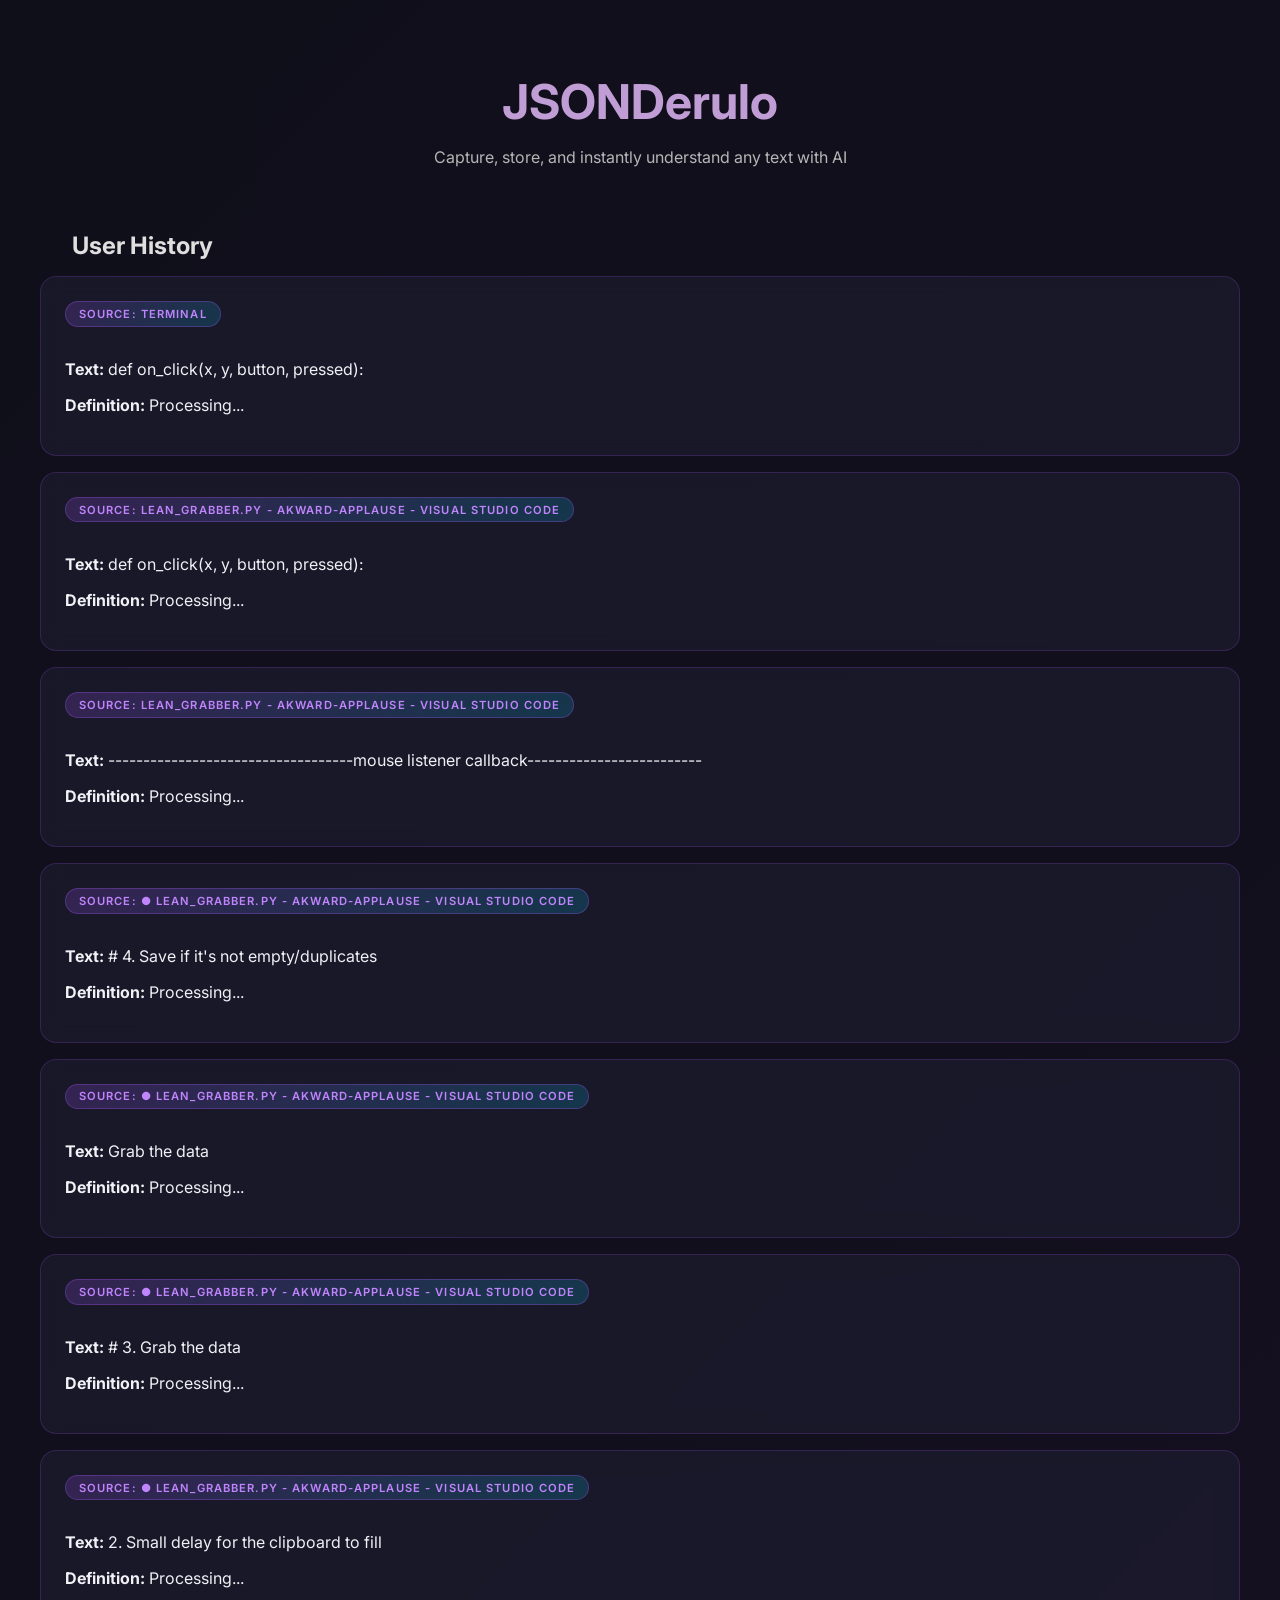
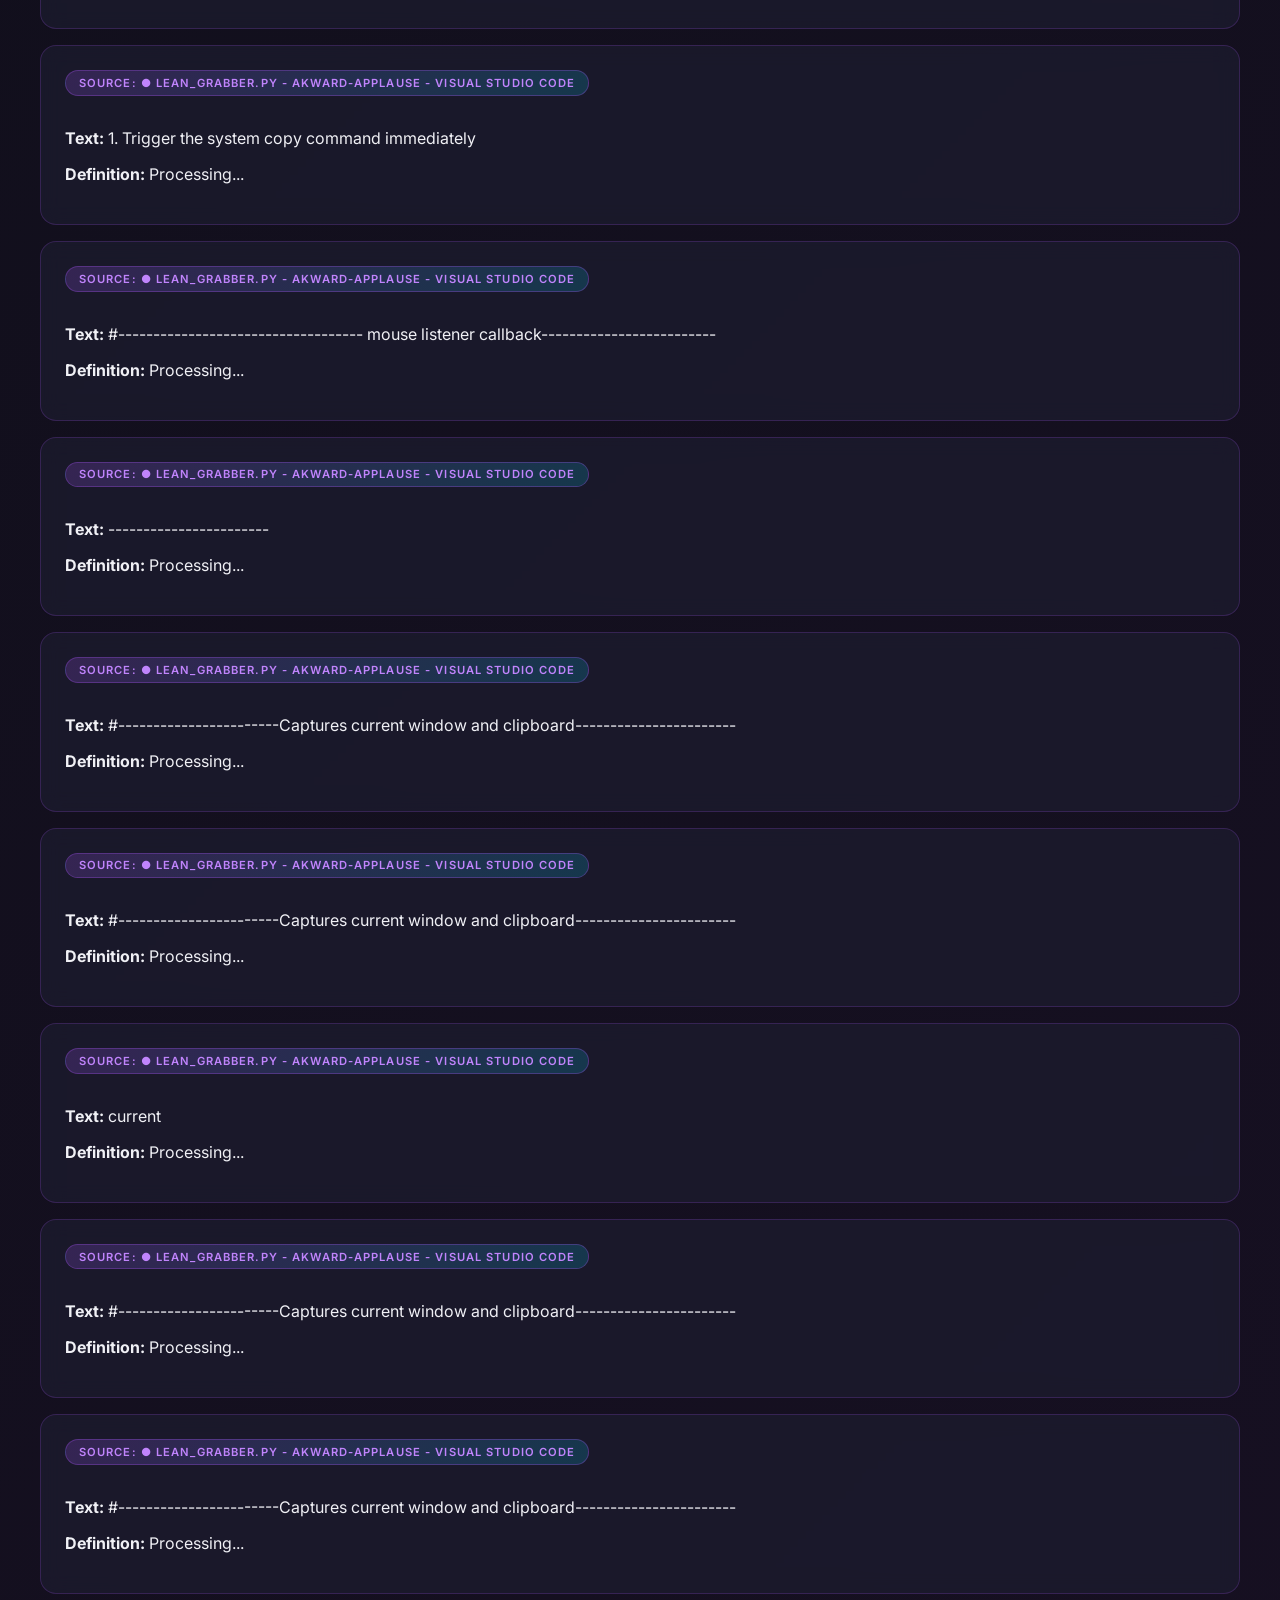
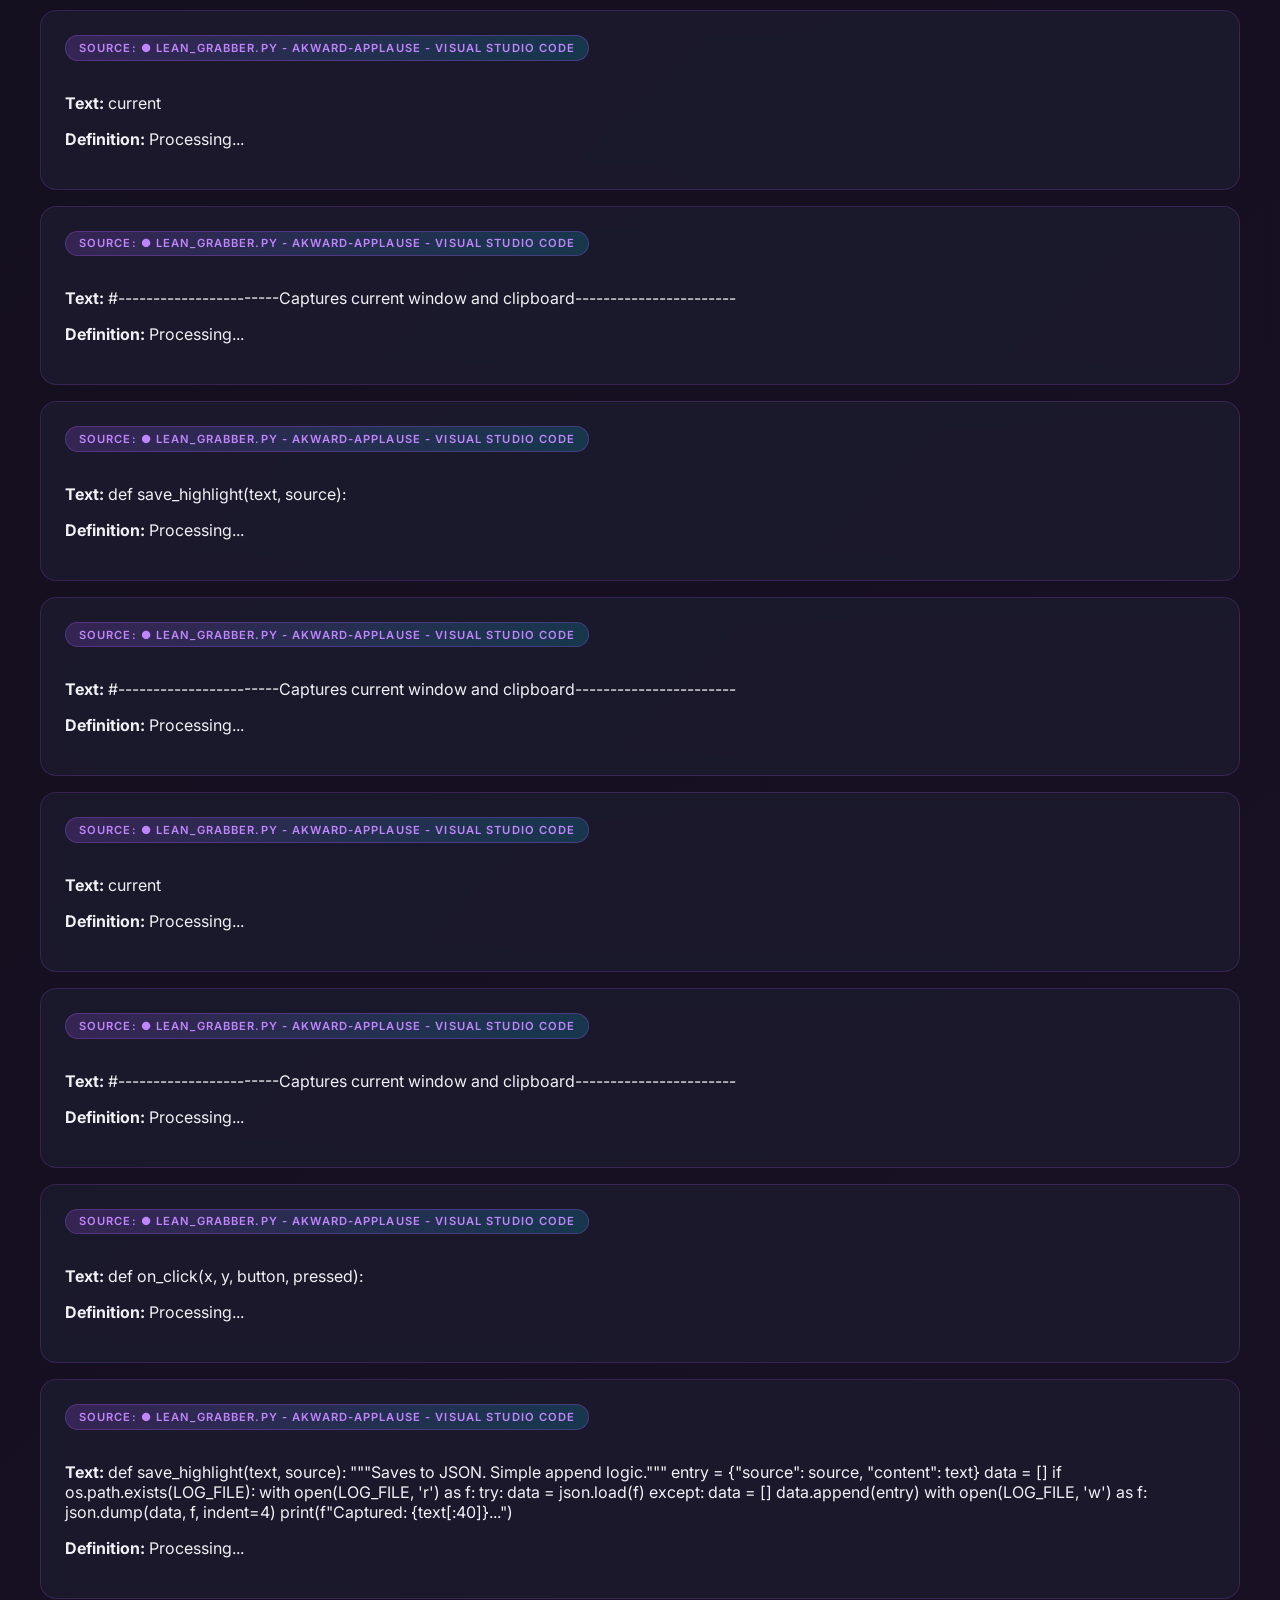
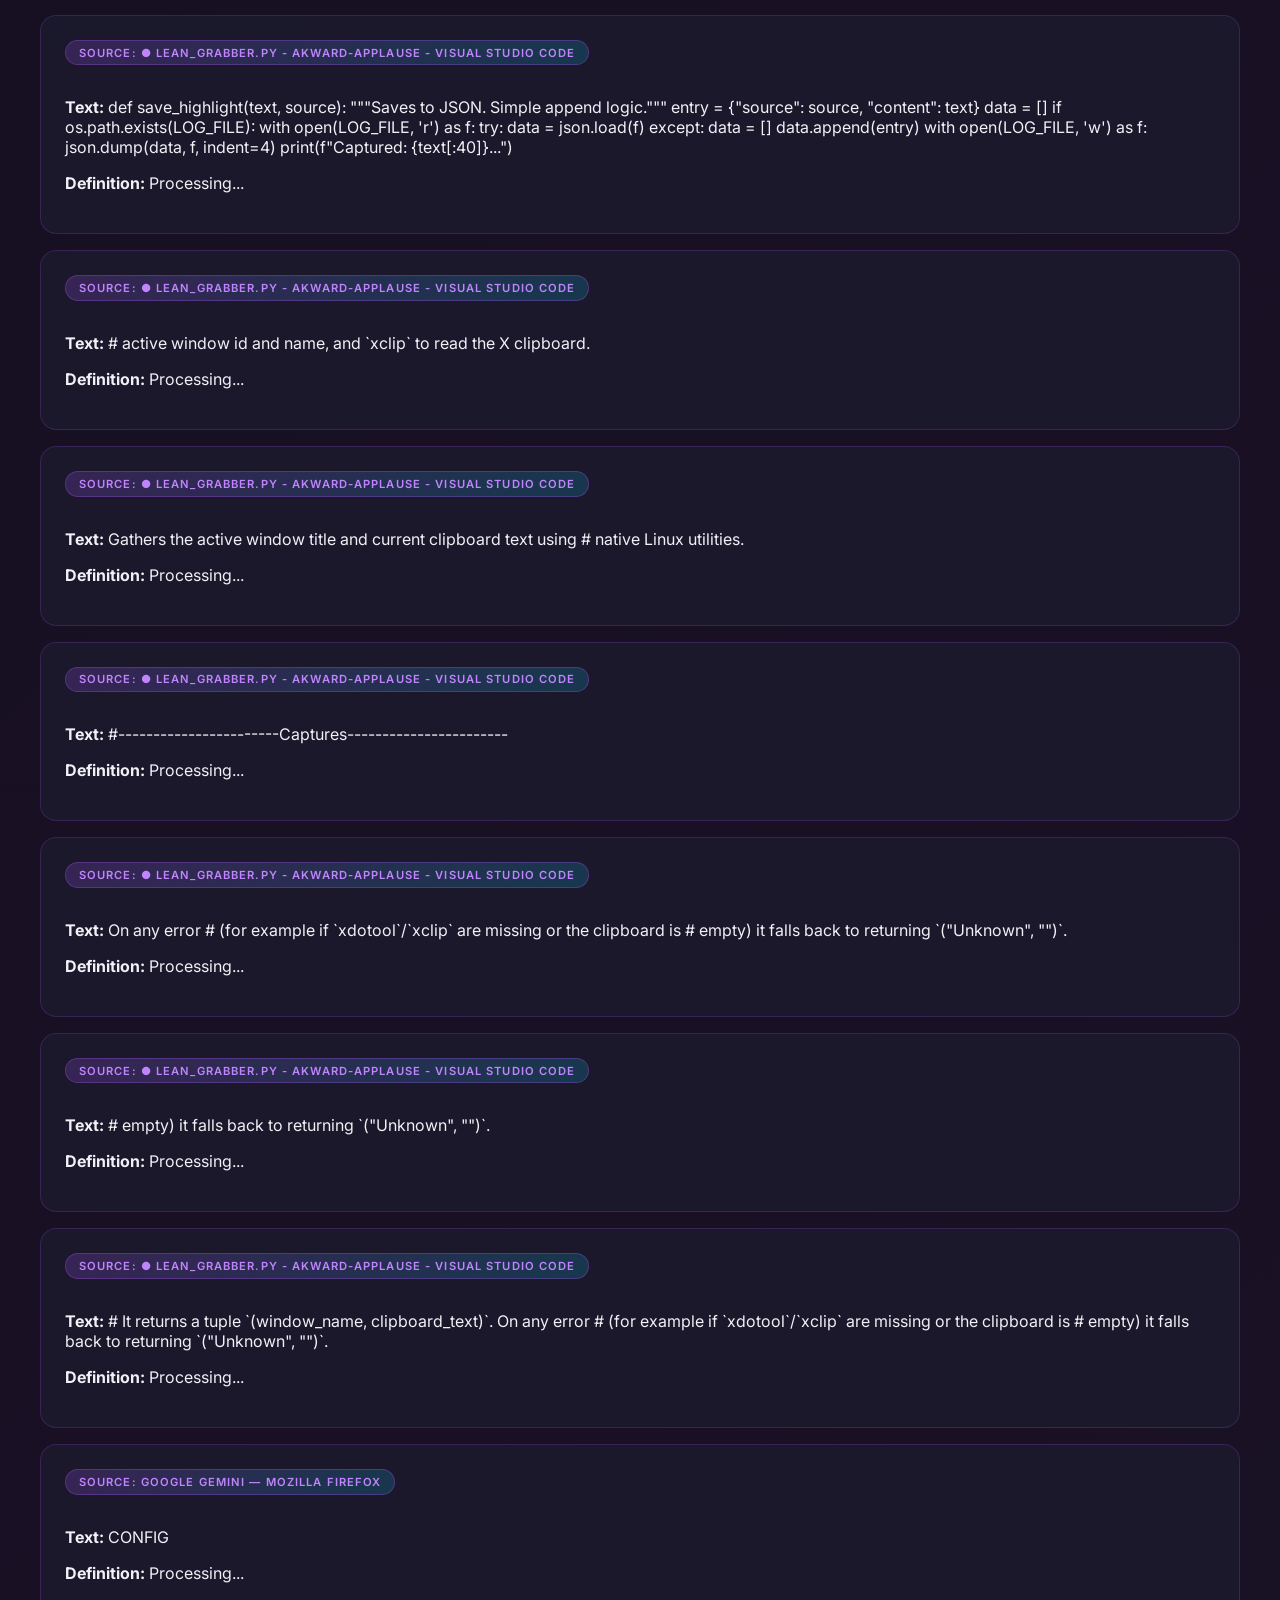
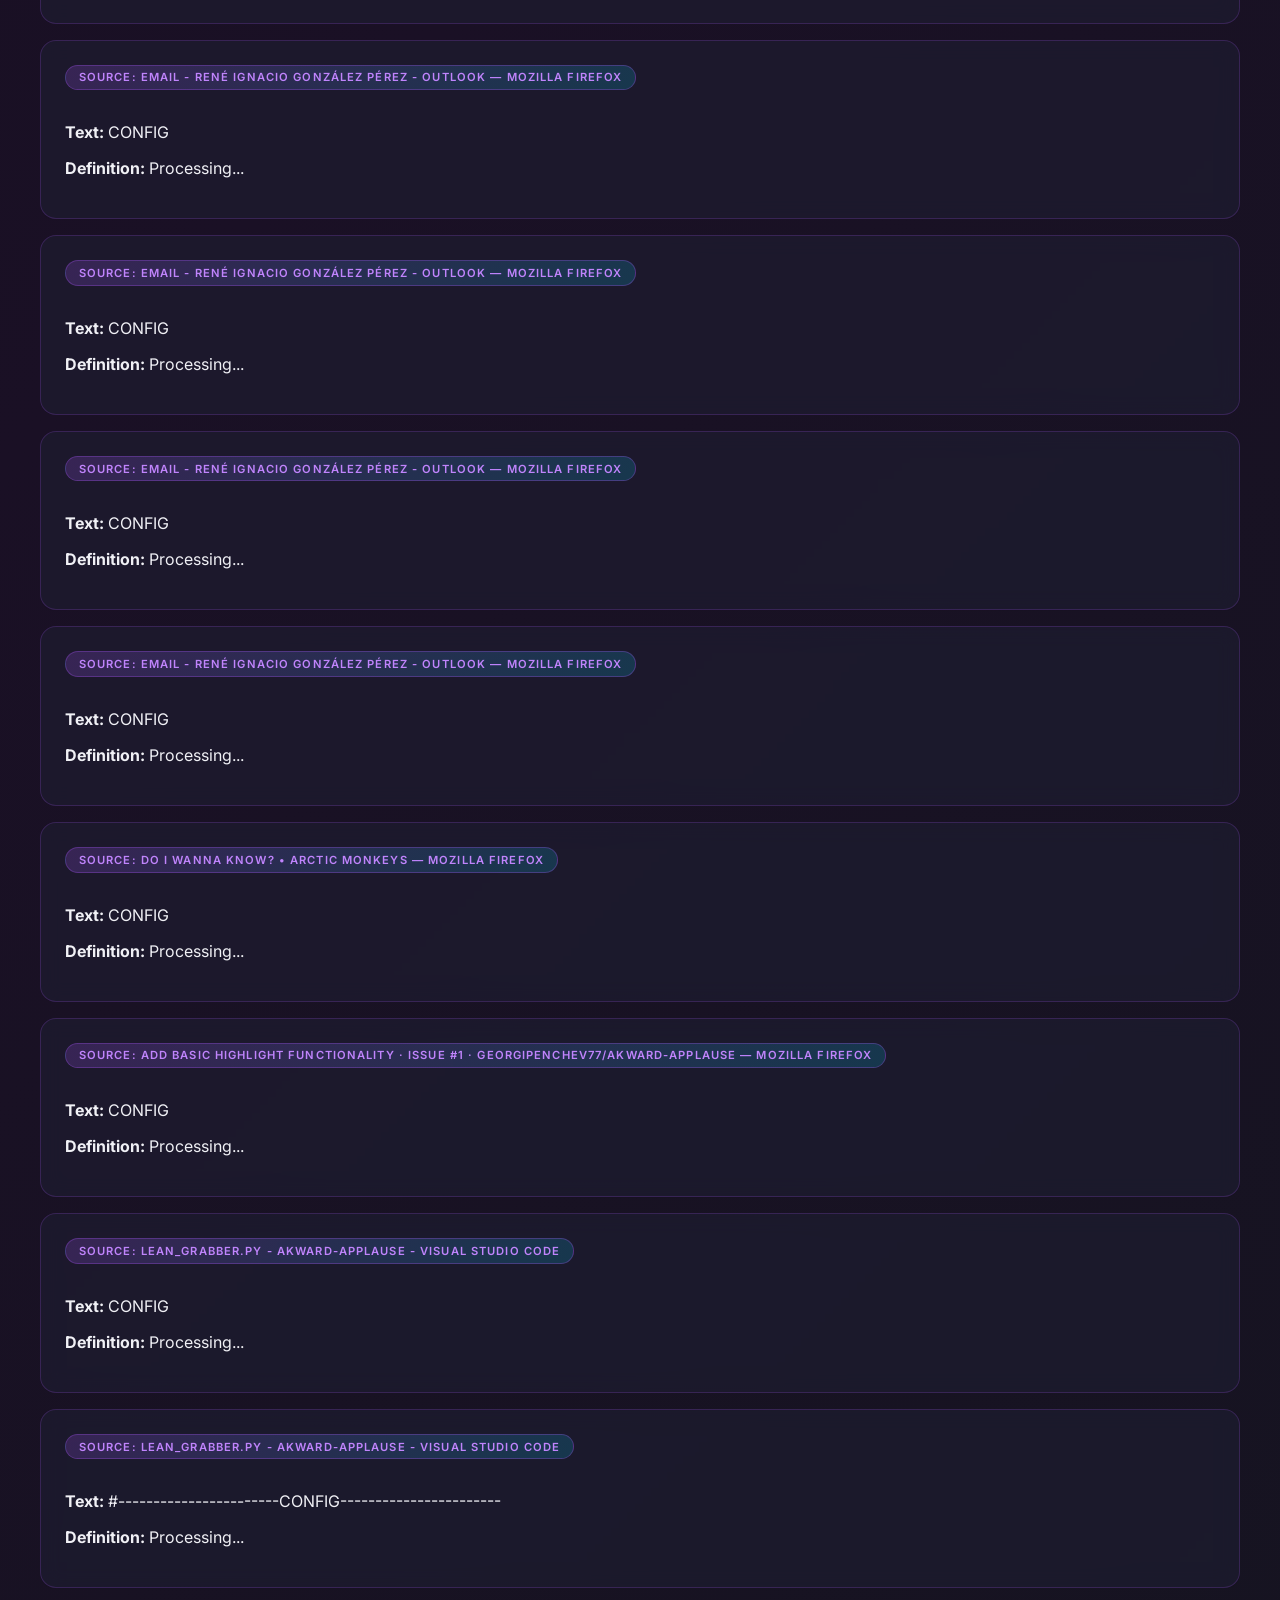
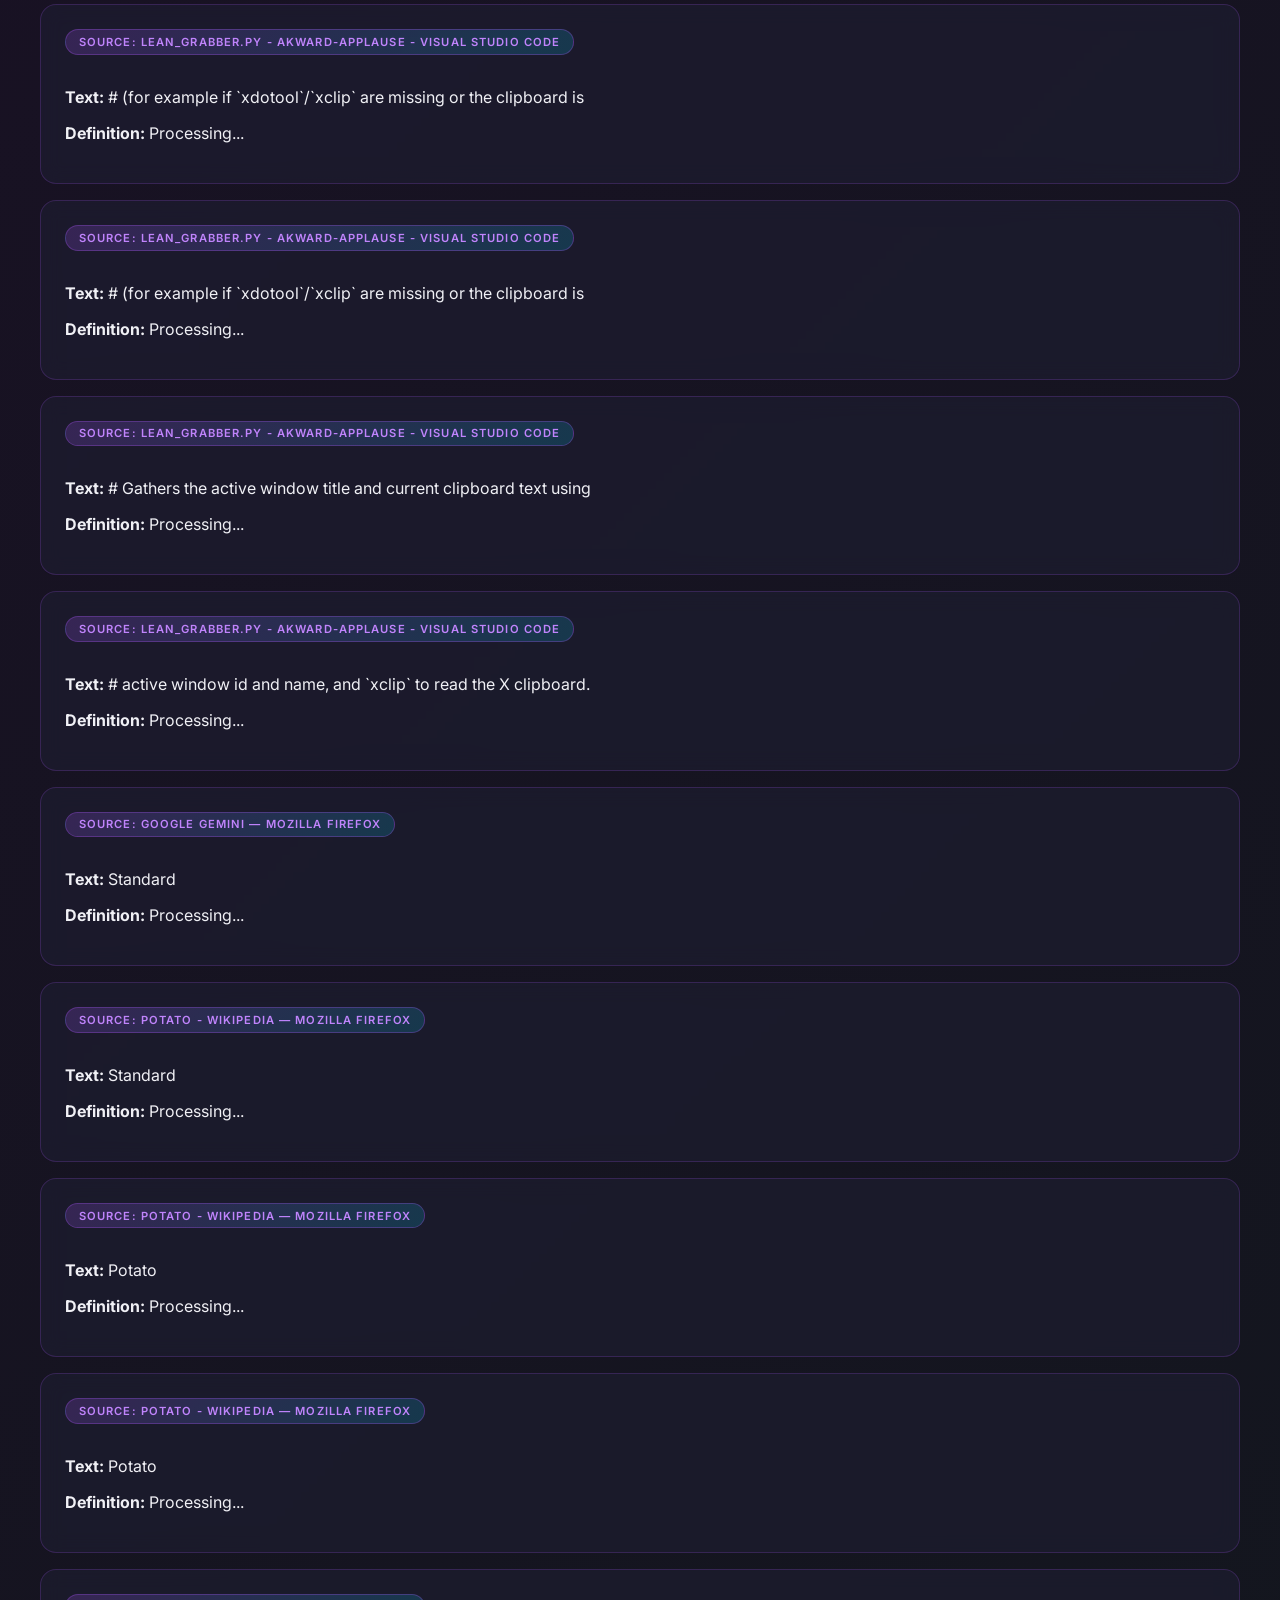
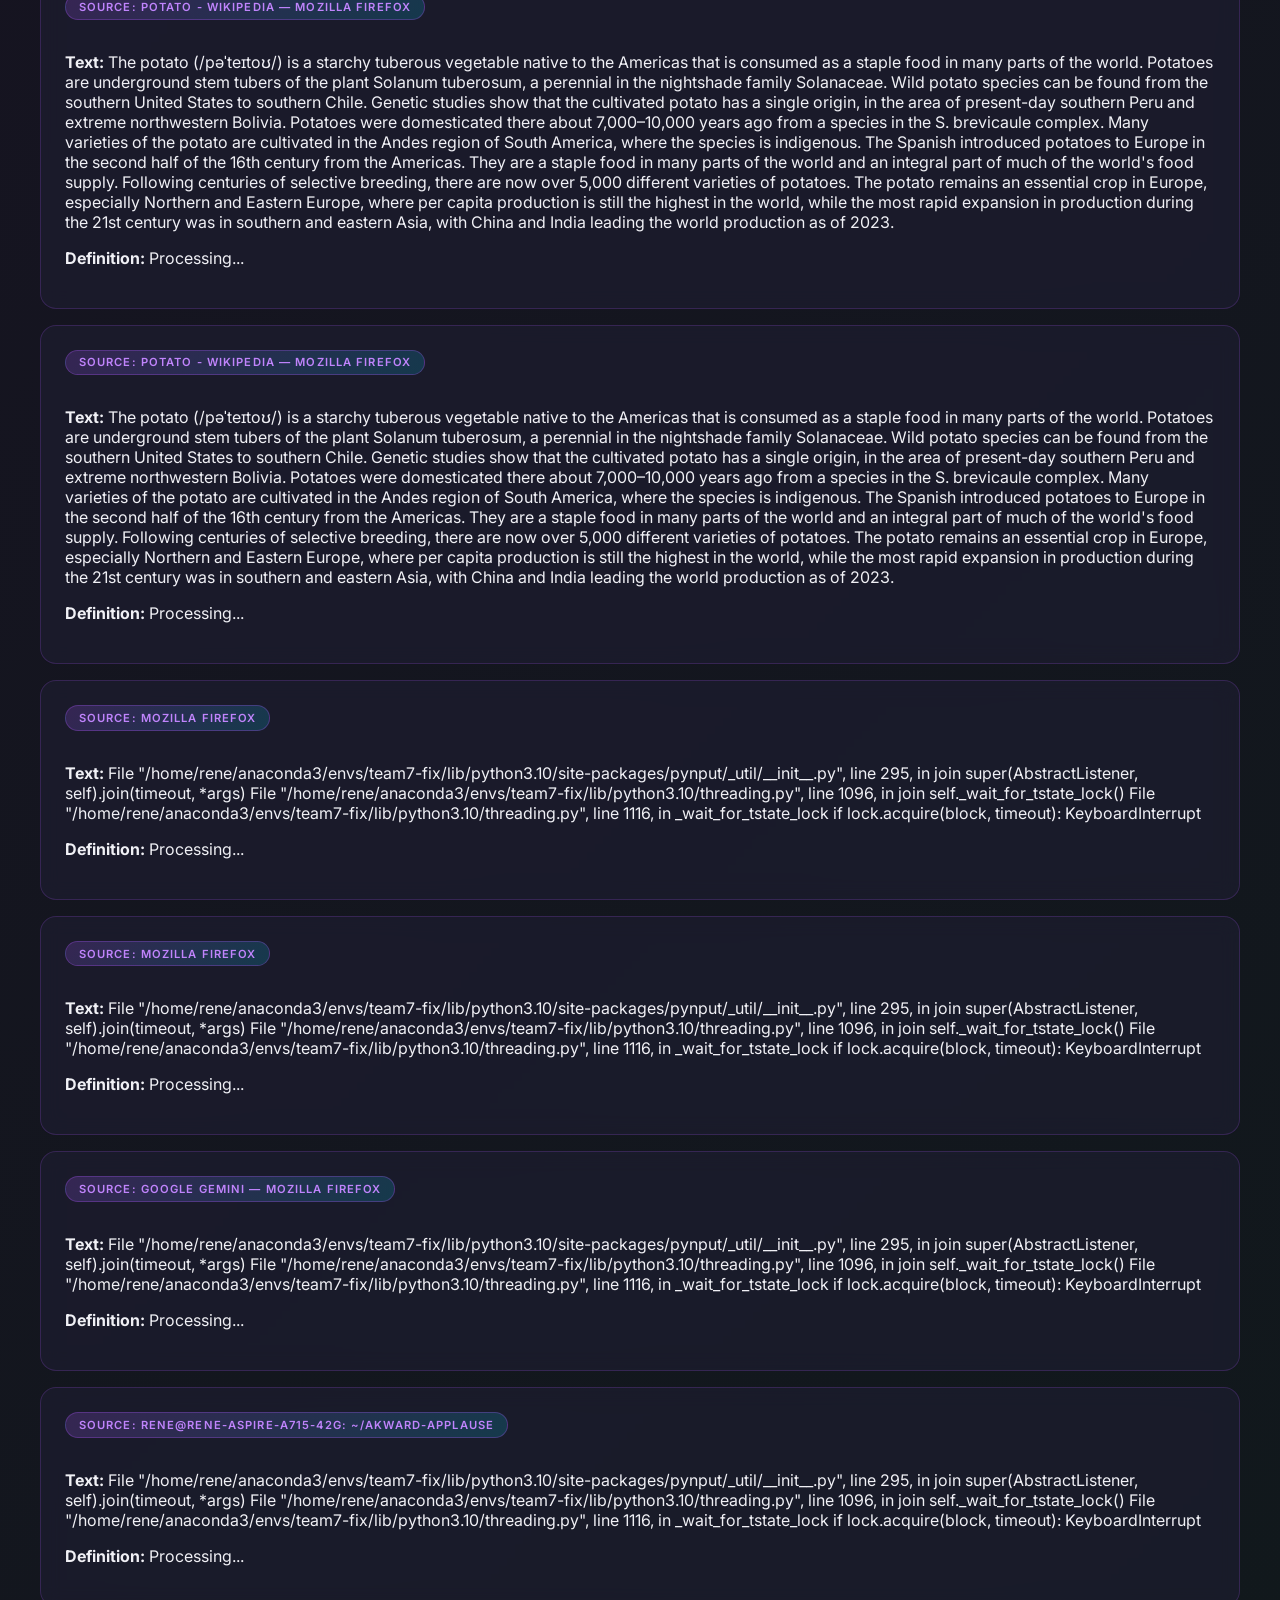
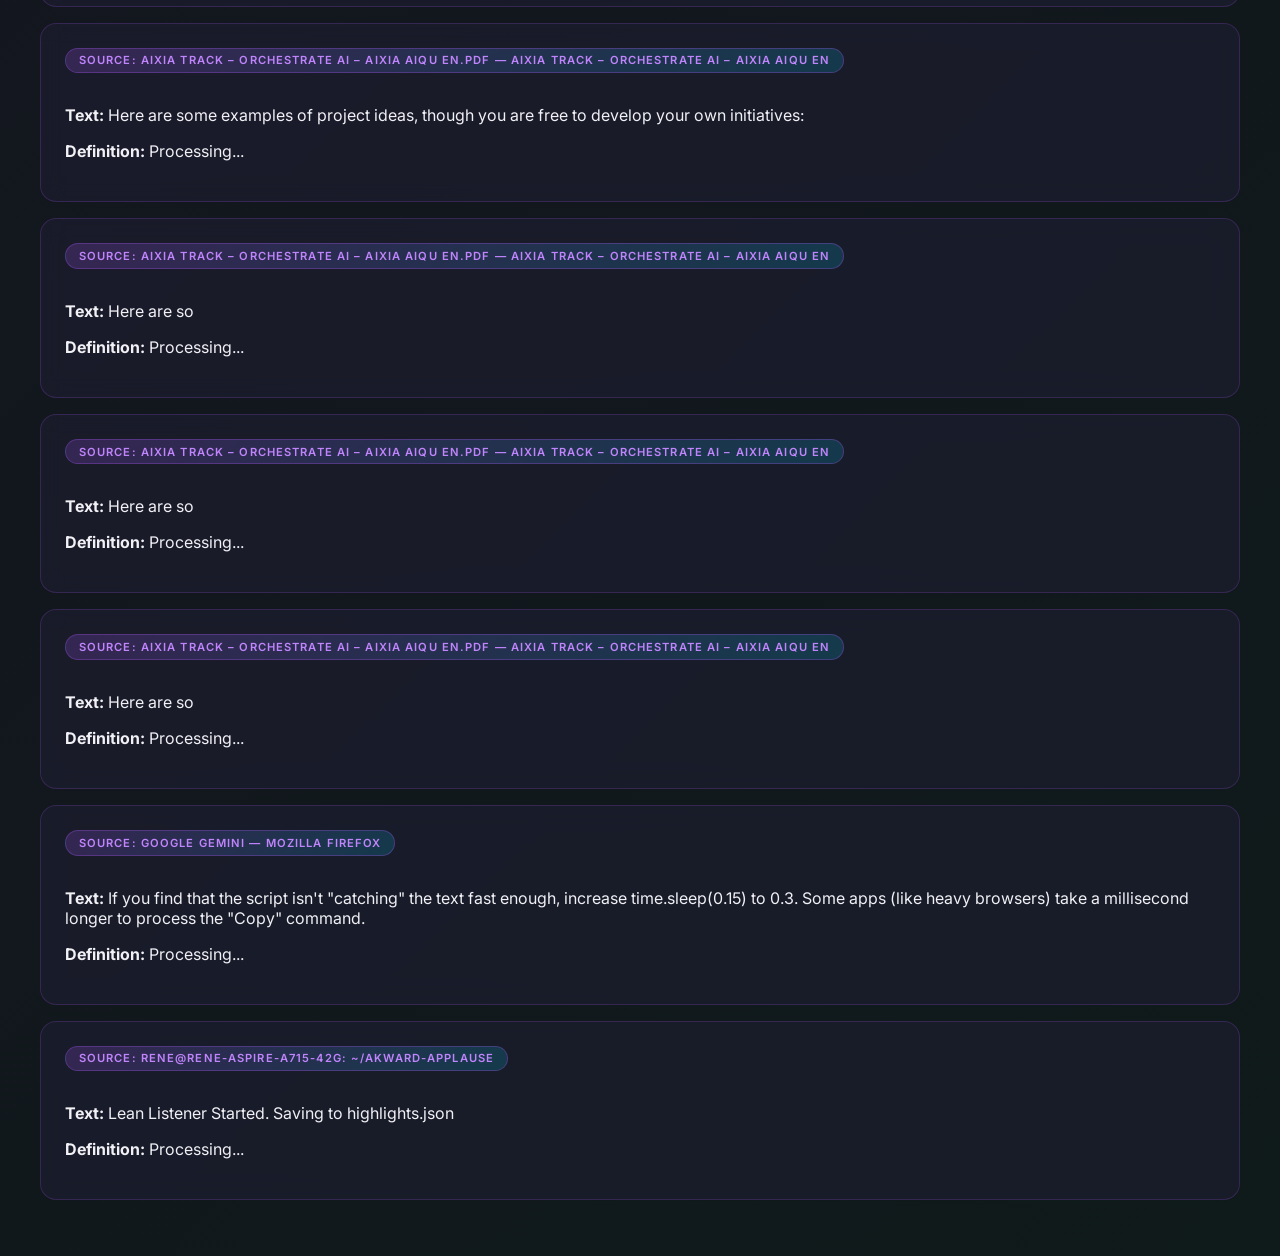
<file: ui/index.html>
<!DOCTYPE html>
<html>
<head>
  <title>AiQu Highlights</title>
  <link rel="stylesheet" href="style.css">
</head>
<body>
  <h1>JSONDerulo</h1>
  <p style="text-align: center; margin-bottom: 4rem; color:rgb(182, 182, 182);">
  Capture, store, and instantly understand any text with AI</p>

  <h2 style="margin-left: 2rem; margin-bottom: 1rem; color:rgb(223, 223, 223);">User History</h2>
  <div id="feed"></div>
  <script src="app.js"></script>
</body>
</html>
</file>
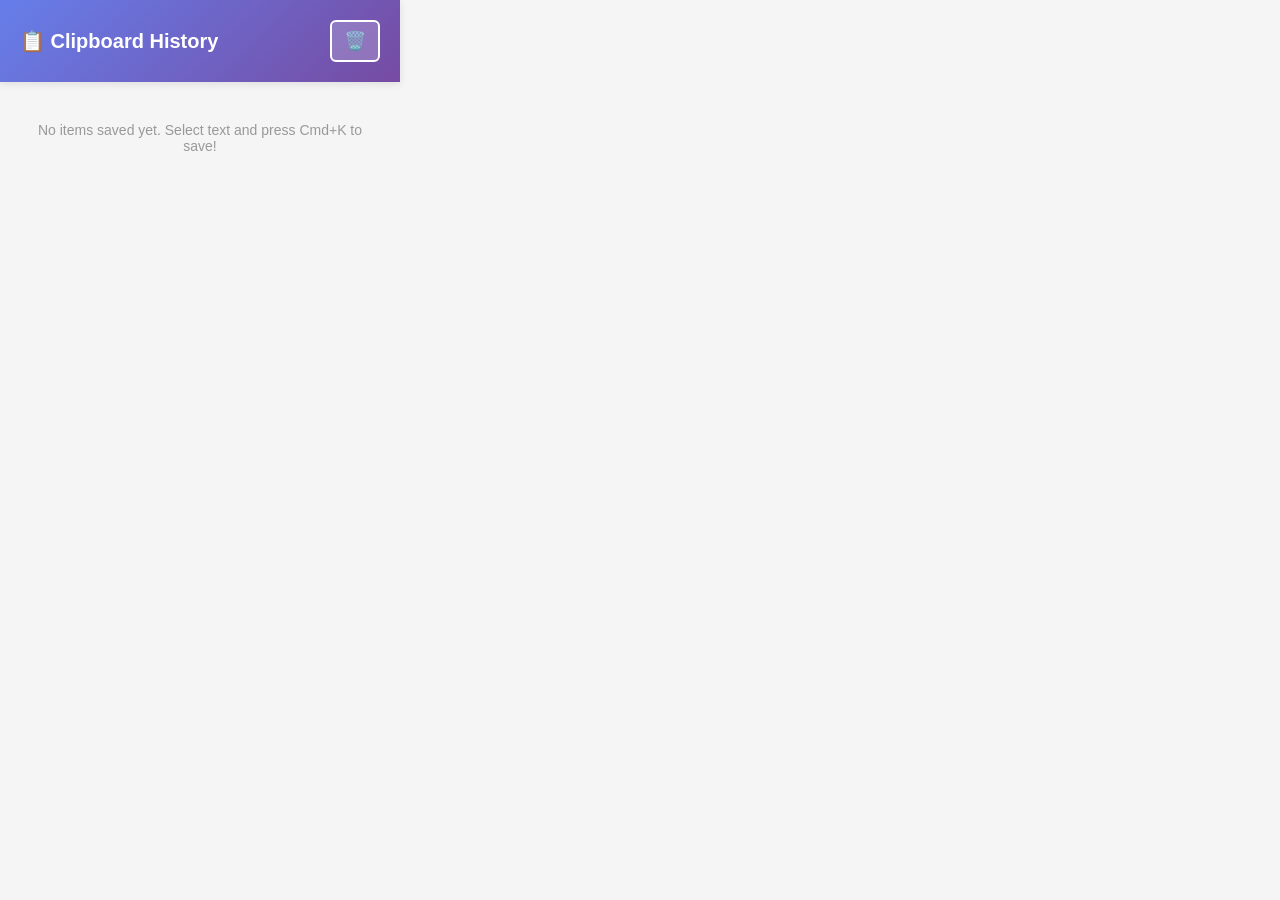
<file: chrome-extension/popup.html>
<!DOCTYPE html>
<html>
<head>
  <meta charset="UTF-8">
  <meta name="viewport" content="width=device-width, initial-scale=1.0">
  <title>Clipboard History</title>
  <link rel="stylesheet" href="popup.css">
</head>
<body>
  <div class="container">
    <div class="header">
      <h1>📋 Clipboard History</h1>
      <button id="clearBtn" class="btn-clear" title="Clear all history">🗑️</button>
    </div>
    
    <div id="historyContainer" class="history-container">
      <p class="empty-state">No items saved yet. Select text and press Cmd+K to save!</p>
    </div>
  </div>
  
  <script src="popup.js"></script>
</body>
</html>
</file>
<file: ui/style.css>
@import url('https://fonts.googleapis.com/css2?family=Inter:wght@400;600;700&display=swap');

body {
  font-family: 'Inter', system-ui, sans-serif;
  background: linear-gradient(135deg, #0f0f1a 0%, #1a1025 50%, #0f1a1a 100%);
  color: #f0f0f5;
  padding: 2rem;
  min-height: 100vh;
}

h1 {
  text-align: center;
  font-size: 3rem;
  background: rgb(192, 157, 213);
  -webkit-background-clip: text;
  -webkit-text-fill-color: transparent;
  margin-bottom: 1rem;
}

#feed {
  margin: 0 auto;
}

.card {
  background: rgba(30, 30, 50, 0.6);
  backdrop-filter: blur(10px);
  border: 1px solid rgba(168, 85, 247, 0.2);
  border-radius: 16px;
  padding: 1.5rem;
  margin-bottom: 1rem;
  transition: transform 0.2s, border-color 0.3s;
}

.card:hover {
  transform: translateY(-2px);
  border-color: rgba(168, 85, 247, 0.5);
}

.card h3 {
  display: inline-block;
  font-size: 0.7rem;
  font-weight: 600;
  text-transform: uppercase;
  letter-spacing: 0.1em;
  padding: 0.3rem 0.8rem;
  border-radius: 20px;
  background: linear-gradient(135deg, rgba(168, 85, 247, 0.2), rgba(6, 182, 212, 0.2));
  color: #c084fc;
  border: 1px solid rgba(168, 85, 247, 0.3);
  margin: 0 0 1rem 0;
}

.card .content {
  font-size: 1.1rem;
  line-height: 1.6;
  color: #f0f0f5;
  margin-bottom: 1rem;
}

.card .definition {
  background: rgba(255, 255, 255, 0.05);
  border-radius: 12px;
  padding: 1rem;
  border-left: 3px solid #06b6d4;
}

.card .definition b {
  color: #06b6d4;
  font-size: 0.75rem;
  text-transform: uppercase;
  letter-spacing: 0.05em;
}

.card .definition p {
  margin: 0.5rem 0 0 0;
  color: #b0b0c0;
  line-height: 1.5;
}
</file>
<file: chrome-extension/popup.css>
* {
  margin: 0;
  padding: 0;
  box-sizing: border-box;
}

body {
  font-family: -apple-system, BlinkMacSystemFont, 'Segoe UI', Roboto, sans-serif;
  background: #f5f5f5;
}

.container {
  width: 400px;
  max-height: 600px;
  display: flex;
  flex-direction: column;
}

.header {
  background: linear-gradient(135deg, #667eea 0%, #764ba2 100%);
  color: white;
  padding: 20px;
  display: flex;
  justify-content: space-between;
  align-items: center;
  box-shadow: 0 2px 8px rgba(0, 0, 0, 0.1);
}

.header h1 {
  font-size: 20px;
  font-weight: 600;
  margin: 0;
}

.btn-clear {
  background: rgba(255, 255, 255, 0.2);
  border: 2px solid white;
  color: white;
  padding: 8px 12px;
  border-radius: 6px;
  cursor: pointer;
  font-size: 18px;
  transition: all 0.2s;
}

.btn-clear:hover {
  background: rgba(255, 255, 255, 0.3);
  transform: scale(1.05);
}

.history-container {
  flex: 1;
  overflow-y: auto;
  padding: 0;
}

.empty-state {
  padding: 40px 20px;
  text-align: center;
  color: #999;
  font-size: 14px;
}

.history-item {
  padding: 16px;
  border-bottom: 1px solid #e0e0e0;
  background: white;
  cursor: pointer;
  transition: background 0.2s;
  display: flex;
  justify-content: space-between;
  align-items: flex-start;
  gap: 10px;
}

.history-item:hover {
  background: #fafafa;
}

.item-content {
  flex: 1;
  min-width: 0;
}

.item-text {
  color: #333;
  font-size: 14px;
  word-wrap: break-word;
  white-space: pre-wrap;
  margin-bottom: 8px;
  max-height: 60px;
  overflow: hidden;
  text-overflow: ellipsis;
}

.item-meta {
  font-size: 12px;
  color: #999;
}

.item-time {
  display: block;
  margin-bottom: 4px;
}

.item-source {
  display: block;
  max-width: 280px;
  overflow: hidden;
  text-overflow: ellipsis;
  white-space: nowrap;
}

.btn-delete {
  background: #ff4444;
  color: white;
  border: none;
  padding: 6px 10px;
  border-radius: 4px;
  cursor: pointer;
  font-size: 12px;
  white-space: nowrap;
  transition: background 0.2s;
  flex-shrink: 0;
}

.btn-delete:hover {
  background: #cc0000;
}

.btn-copy {
  background: #667eea;
  color: white;
  border: none;
  padding: 6px 10px;
  border-radius: 4px;
  cursor: pointer;
  font-size: 12px;
  white-space: nowrap;
  transition: background 0.2s;
  flex-shrink: 0;
}

.btn-copy:hover {
  background: #5568d3;
}

.btn-copy.copied {
  background: #4CAF50;
}

/* Scrollbar styling */
.history-container::-webkit-scrollbar {
  width: 8px;
}

.history-container::-webkit-scrollbar-track {
  background: #f1f1f1;
}

.history-container::-webkit-scrollbar-thumb {
  background: #888;
  border-radius: 4px;
}

.history-container::-webkit-scrollbar-thumb:hover {
  background: #555;
}
</file>
